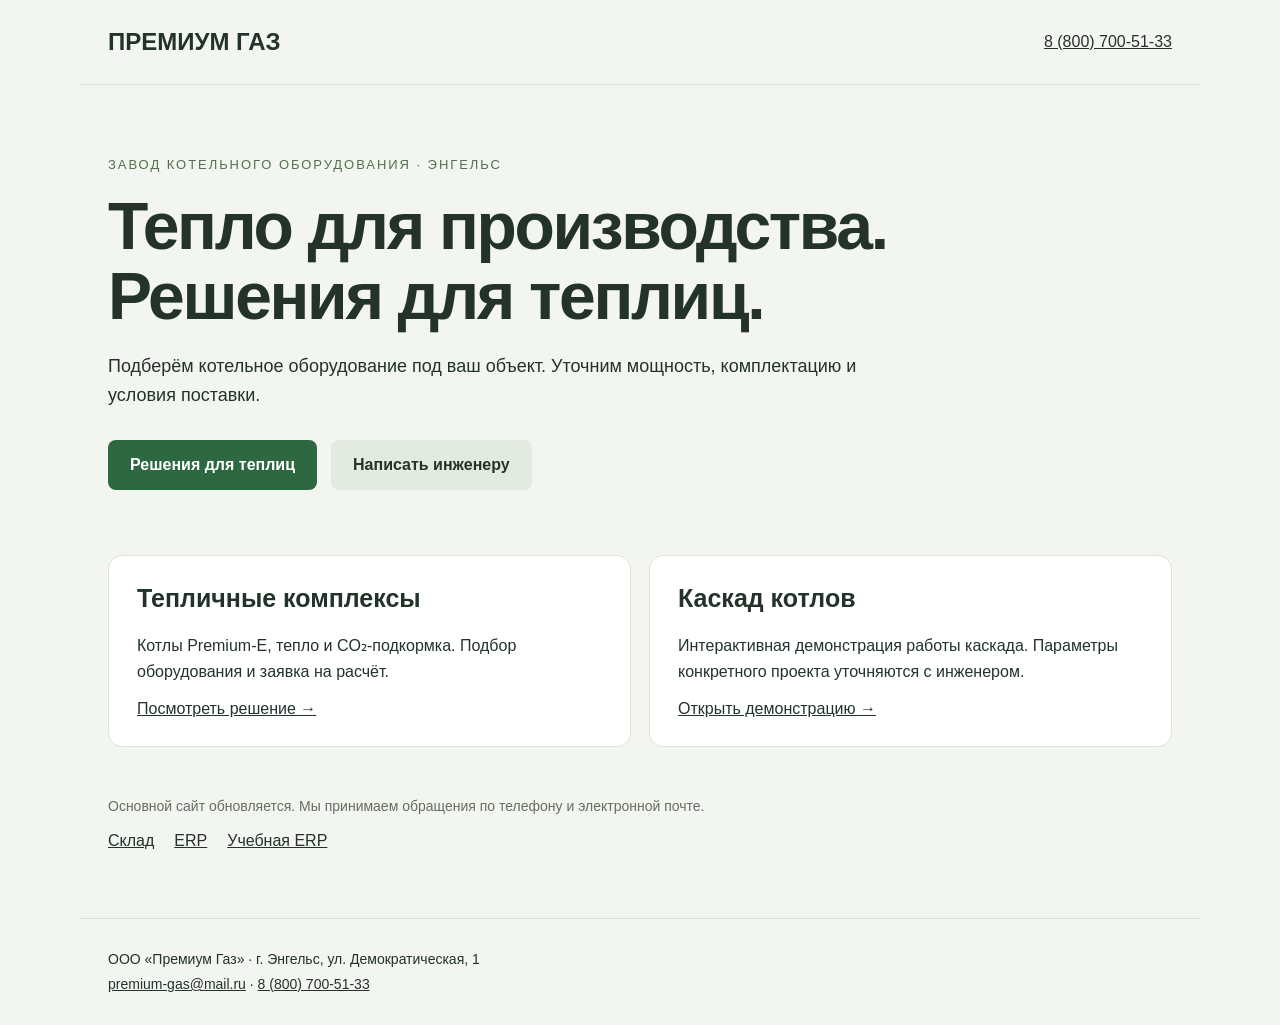
<file: deploy/ihc/home.html>
<!doctype html>
<html lang="ru"><head><meta charset="utf-8"><meta name="viewport" content="width=device-width,initial-scale=1"><title>Премиум Газ — котельное оборудование</title><meta name="description" content="Котельное оборудование завода Премиум Газ. Решения для тепличных комплексов, подбор оборудования и связь с инженерами."><style>
*{box-sizing:border-box}body{margin:0;font-family:Arial,sans-serif;background:#f3f5f0;color:#23332a}a{color:inherit}header,main,footer{max-width:1120px;margin:auto;padding:28px}header{display:flex;justify-content:space-between;gap:20px;align-items:center;border-bottom:1px solid #d8dfd5}.brand{font-weight:800;font-size:24px;text-decoration:none}header>a:last-child{white-space:nowrap}main{padding-top:72px}h1{font-size:clamp(36px,6vw,66px);line-height:1.06;letter-spacing:-.035em;max-width:820px;margin:20px 0}p{font-size:18px;line-height:1.6;max-width:750px}.eyebrow{font-size:13px;letter-spacing:.15em;text-transform:uppercase;color:#53714b}.actions{display:flex;gap:14px;flex-wrap:wrap;margin:30px 0 65px}.button{display:inline-block;padding:16px 22px;border-radius:8px;background:#2e6841;color:white;text-decoration:none;font-weight:bold}.secondary{background:#e3eadf;color:#23332a}.grid{display:grid;grid-template-columns:1fr 1fr;gap:18px}.card{background:white;border:1px solid #dde4da;border-radius:14px;padding:28px}.card h2{margin-top:0;font-size:25px}.card p{font-size:16px}.links{display:flex;gap:20px;flex-wrap:wrap}.notice{margin-top:48px;color:#62705e;font-size:14px}footer{margin-top:40px;border-top:1px solid #d8dfd5;font-size:14px;line-height:1.8}@media(max-width:650px){header{align-items:flex-start;flex-direction:column}main{padding-top:38px}.grid{grid-template-columns:1fr}.actions{margin-bottom:35px}header,main,footer{padding-left:20px;padding-right:20px}}
</style></head><body><header><a class="brand" href="/">ПРЕМИУМ ГАЗ</a><a href="tel:88007005133">8 (800) 700-51-33</a></header><main><div class="eyebrow">Завод котельного оборудования · Энгельс</div><h1>Тепло для производства.<br>Решения для теплиц.</h1><p>Подберём котельное оборудование под ваш объект. Уточним мощность, комплектацию и условия поставки.</p><div class="actions"><a class="button" href="/teplica8/">Решения для теплиц</a><a class="button secondary" href="mailto:premium-gas@mail.ru">Написать инженеру</a></div><section class="grid"><article class="card"><h2>Тепличные комплексы</h2><p>Котлы Premium-E, тепло и CO₂-подкормка. Подбор оборудования и заявка на расчёт.</p><a href="/teplica8/">Посмотреть решение →</a></article><article class="card"><h2>Каскад котлов</h2><p>Интерактивная демонстрация работы каскада. Параметры конкретного проекта уточняются с инженером.</p><a href="/kaskad/">Открыть демонстрацию →</a></article></section><p class="notice">Основной сайт обновляется. Мы принимаем обращения по телефону и электронной почте.</p><nav class="links" aria-label="Сервисы сотрудников"><a href="/klad/">Склад</a><a href="https://erp.prgz.ru/erp">ERP</a><a href="https://erp-test.prgz.ru/cldtesterp/">Учебная ERP</a></nav></main><footer>ООО «Премиум Газ» · г. Энгельс, ул. Демократическая, 1<br><a href="mailto:premium-gas@mail.ru">premium-gas@mail.ru</a> · <a href="tel:88007005133">8 (800) 700-51-33</a></footer></body></html>
</file>
